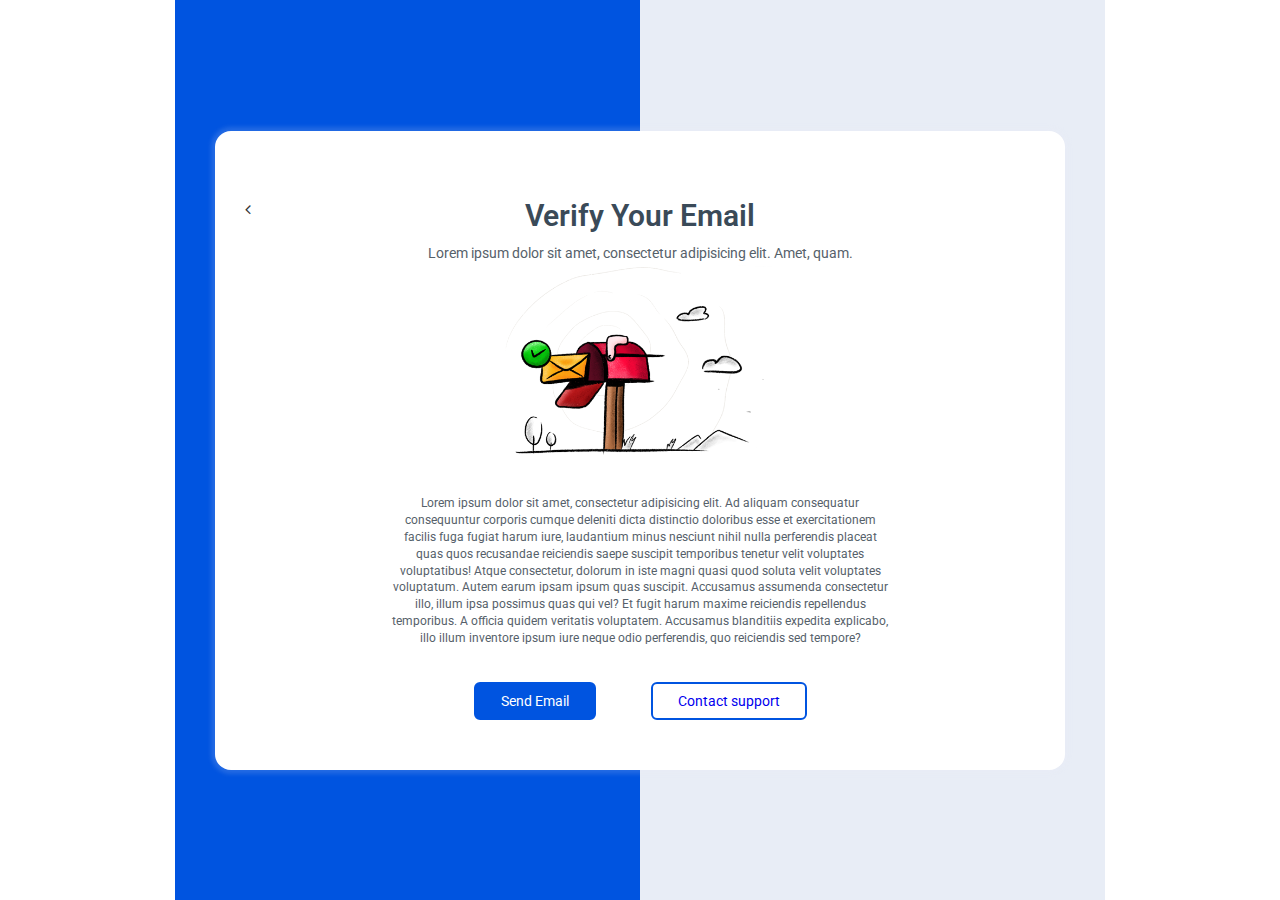
<file: day1/index.html>
<!DOCTYPE html>
<html lang="en">
<head>
    <meta charset="UTF-8">
    <meta name="viewport" content="width=device-width, initial-scale=1.0"/>
    <meta http-equiv="X-UA-Compatible" content="ie=edge"/>
    <link href="https://fonts.googleapis.com/css?family=Kaushan+Script|Montserrat:400,700|Roboto&display=swap"
          rel="stylesheet"/>
    <link rel="stylesheet" href="https://stackpath.bootstrapcdn.com/font-awesome/4.7.0/css/font-awesome.min.css"/>
    <link rel="stylesheet" href="reset.css">
    <link rel="stylesheet" href="style.css">
    <title>Template</title>
</head>
<body>
<div class="verify">
    <div class="verify__content">
        <i class="fa fa-angle-left verify__back"></i>
        <div class="verify__inner">
            <h2 class="verify__title">Verify Your Email</h2>
            <p class="verify__text">Lorem ipsum dolor sit amet, consectetur adipisicing elit. Amet, quam.</p>
            <img src="image.png" alt="image" class="verify__image">
            <p class="verify__notice">Lorem ipsum dolor sit amet, consectetur adipisicing elit. Ad aliquam consequatur
                consequuntur corporis cumque deleniti dicta distinctio doloribus esse et exercitationem facilis fuga
                fugiat harum iure, laudantium minus nesciunt nihil nulla perferendis placeat quas quos recusandae
                reiciendis saepe suscipit temporibus tenetur velit voluptates voluptatibus! Atque consectetur, dolorum
                in iste magni quasi quod soluta velit voluptates voluptatum. Autem earum ipsam ipsum quas suscipit.
                Accusamus assumenda consectetur illo, illum ipsa possimus quas qui vel? Et fugit harum maxime reiciendis
                repellendus temporibus. A officia quidem veritatis voluptatem. Accusamus blanditiis expedita explicabo,
                illo illum inventore ipsum iure neque odio perferendis, quo reiciendis sed tempore?</p>
            <div class="verify__button">
                <a href="#" class="btn btn--primary">Send Email</a>
                <a href="#" class="btn btn-outline">Contact support</a>
            </div>
        </div>
    </div>
</div>
</body>
</html>
</file>
<file: day1/style.css>
.verify {
    width: 930px;
    height: 100vh;
    background-image: linear-gradient(to right, #0054e0 50%, #e8edf6 50%);
    padding: 40px;
    margin: 0 auto;
    display: flex;
    justify-content: center;
    align-items: center;
}

.verify__content {
    width: 100%;
    background-color: #ffff;
    border-radius: 16px;
    padding: 70px 30px 50px;
    text-align: center;
    position: relative;
    box-shadow: 0 0 4px 4px rgba(232, 237, 246, 0.15);
}

.verify__inner {
    max-width: 500px;
    margin: 0 auto;
    display: flex;
    justify-content: center;
    align-items: center;
    flex-direction: column;
}

.verify__back {
    position: absolute;
    left: 30px;
    top: 70px;
    cursor: pointer;
}

.verify__title {
    color: #3a4a58;
    font-size: 30px;
    margin-bottom: 15px;
    font-weight: 600;
}

.verify__text {
    color: #56616a;
    font-size: 14px;
}

.verify__image {
    max-width: 270px;
    margin: 5px auto 40px;
}

.verify__notice {
    font-size: 12px;
    line-height: 1.4;
    color: #56616a;
    margin-bottom: 35px;
}

.btn {
    display: inline-block;
    font-size: 14px;
    cursor: pointer;
    text-align: center;
    border-radius: 6px;
    padding: 10px 25px;
    border: 2px solid #0054e0;
    font-weight: 400;
}

.btn--primary {
    color: white;
    background-color: #0054e0;
}

.btn--outline {
    background-color: white;
    color: #0054e0;
}

.verify__button {
    display: flex;
    justify-content: center;
}

.verify__button > * {
    margin: 0 27.5px;
}
</file>
